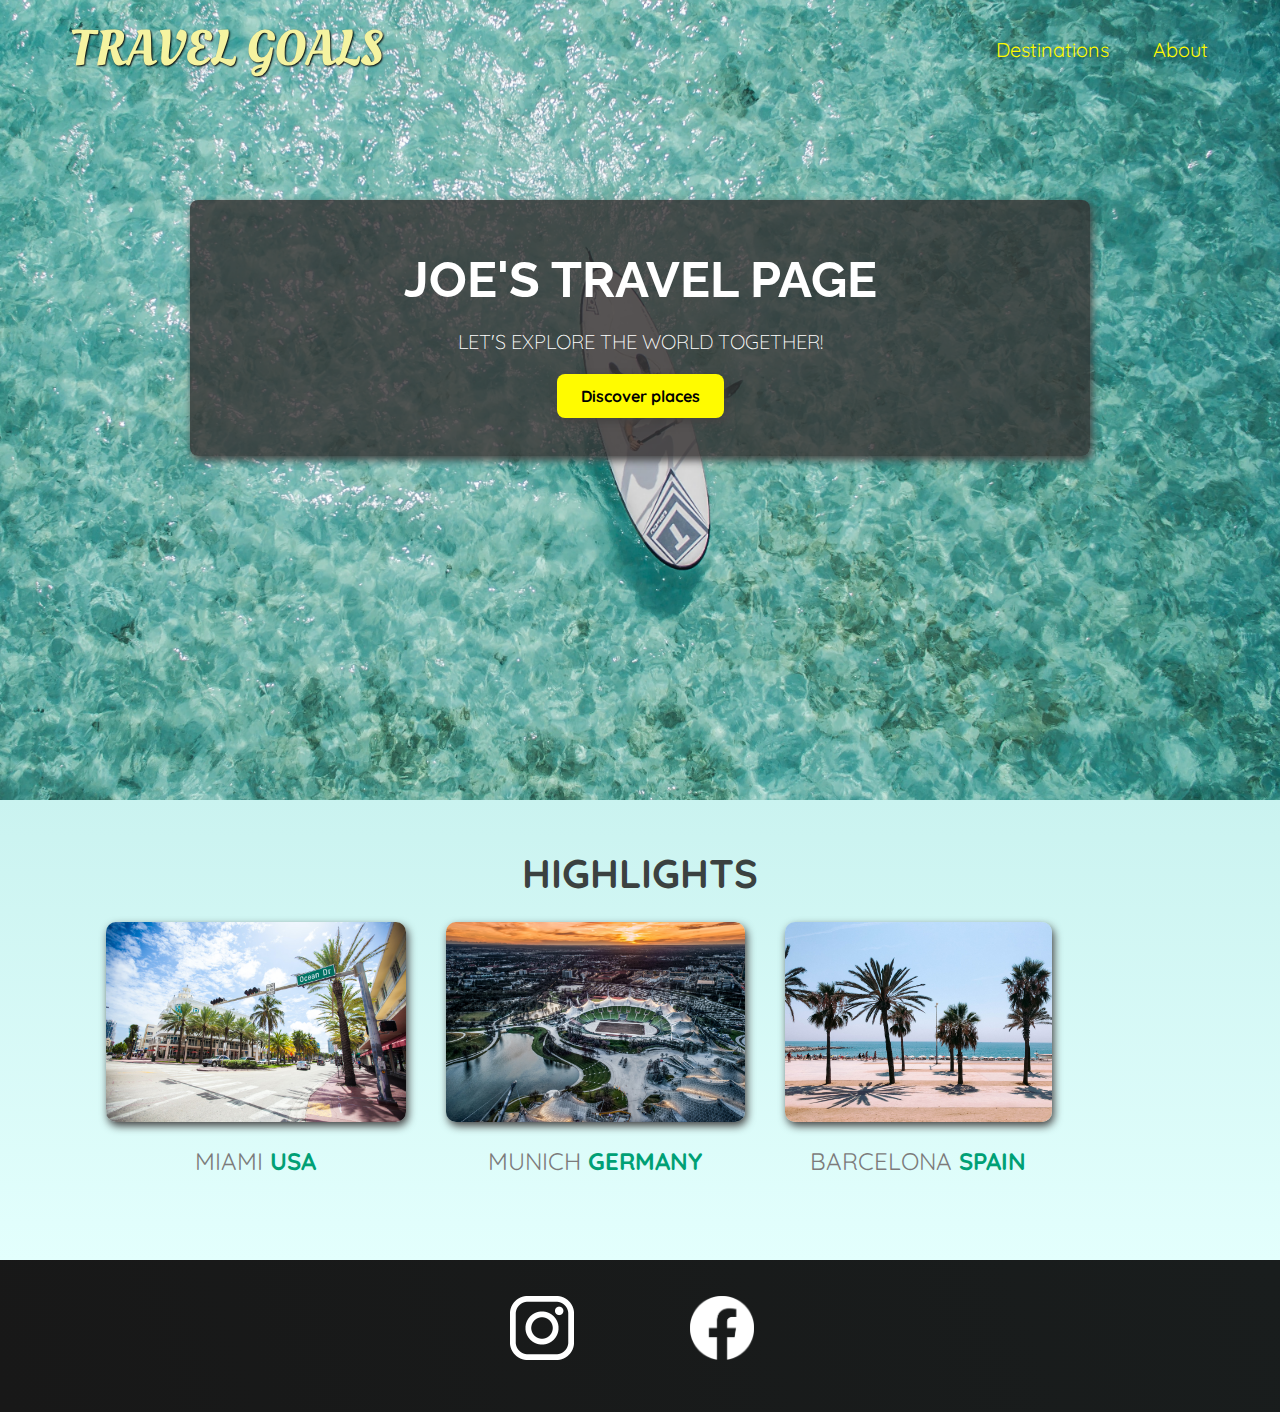
<file: index.html>
<!DOCTYPE html>
<html lang="en">
  <head>
    <meta charset="UTF-8" />
    <meta http-equiv="X-UA-Compatible" content="IE=edge" />
    <meta name="viewport" content="width=device-width, initial-scale=1.0" />
    <link
      href="https://fonts.googleapis.com/css2?family=Raleway:wght@700&family=Oleo+Script:wght@700&family=Quicksand:wght@300;500&display=swap"
      rel="stylesheet"
    />
    <link rel="stylesheet" href="css/shared.css" />
    <link rel="stylesheet" href="css/style.css" />
    <title>Travel Goals</title>
  </head>
  <body>
    <!-- Header -->
    <header>
      <div id="page-logo">
        <a href="index.html">Travel Goals</a>
      </div>
      <nav>
        <ul>
          <li><a href="places.html">Destinations</a></li>
          <li><a href="#">About</a></li>
        </ul>
      </nav>
    </header>
    <!-- /Header -->

    <!-- Main -->
    <main>
      <section id="hero">
        <div class="hero-content">
          <h1>Joe's Travel Page</h1>
          <p>Let's explore the world together!</p>
          <a href="places.html">Discover places</a>
        </div>
      </section>
      <section id="highlights">
        <h2>Highlights</h2>
        <ul id="destinations">
          <li class="destination">
            <img src="images/places/miami.jpg" alt="Miami" />
            <p>Miami <strong>USA</strong></p>
          </li>
          <li class="destination">
            <img src="images/places/munich.jpg" alt="Munich" />
            <p>Munich <strong>Germany</strong></p>
          </li>
          <li class="destination">
            <img src="images/places/barcelona.jpg" alt="Barcelona" />
            <p>Barcelona <strong>Spain</strong></p>
          </li>
        </ul>
      </section>
    </main>
    <!-- /Main -->

    <!-- Footer -->
    <footer>
      <ul>
        <li>
          <a href="https://instagram.com"
            ><img src="images/icons/insta.png" alt="Instagram"
          /></a>
        </li>
        <li>
          <a href="https://facebook.com">
            <img src="images/icons/facebook.png" alt="Facebook" />
          </a>
        </li>
      </ul>
    </footer>
    <!-- /Footer -->
  </body>
</html>
</file>
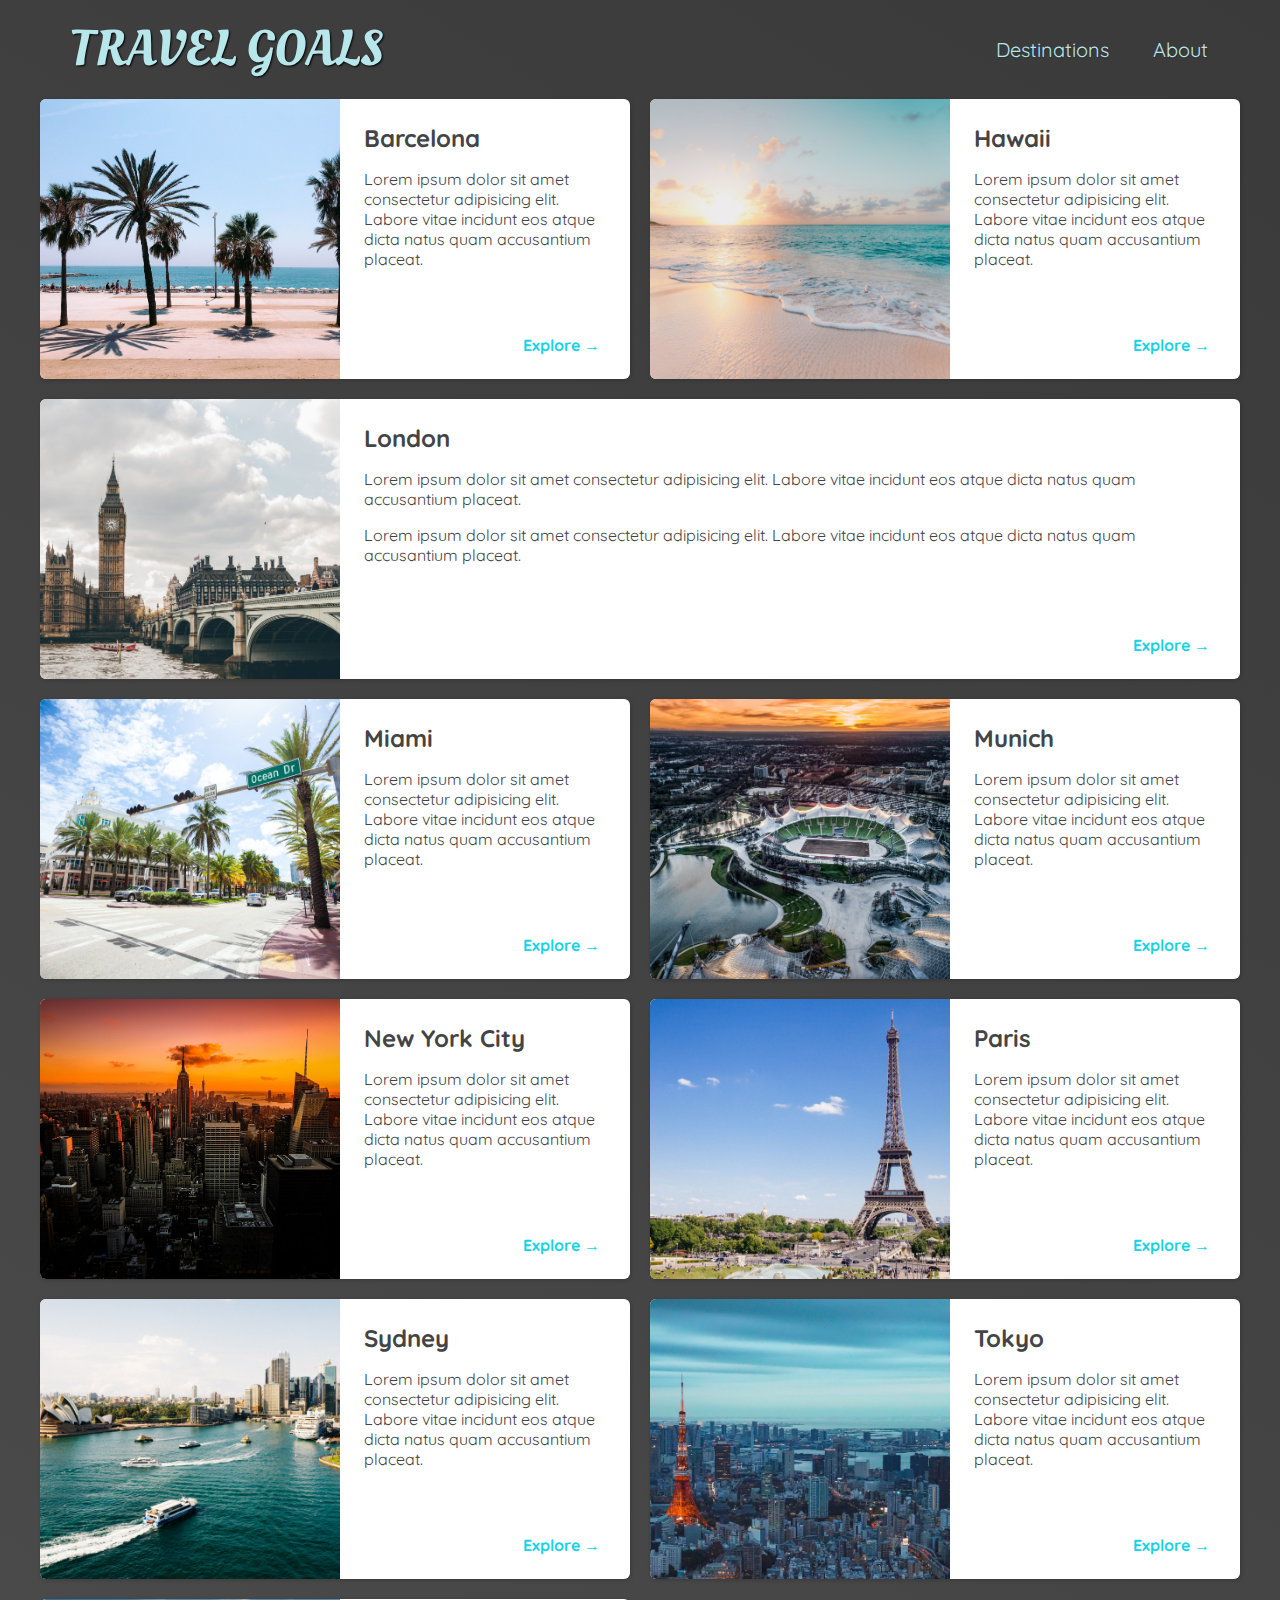
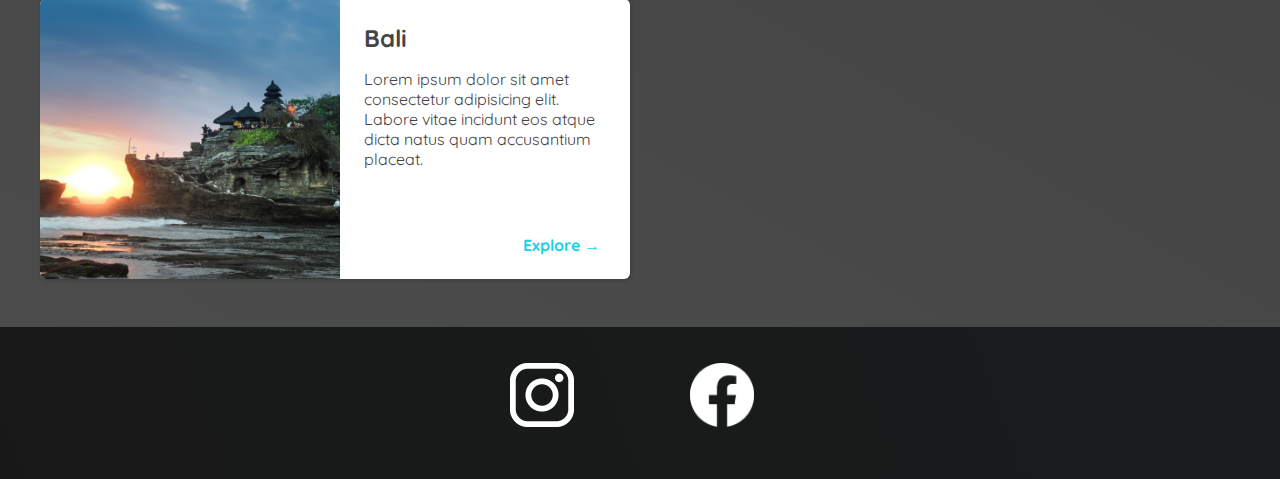
<file: places.html>
<!DOCTYPE html>
<html lang="en">
  <head>
    <meta charset="UTF-8" />
    <meta http-equiv="X-UA-Compatible" content="IE=edge" />
    <meta name="viewport" content="width=device-width, initial-scale=1.0" />
    <link
      href="https://fonts.googleapis.com/css2?family=Raleway:wght@700&family=Oleo+Script:wght@700&family=Quicksand:wght@300;500&display=swap"
      rel="stylesheet"
    />
    <link rel="stylesheet" href="css/shared.css" />
    <link rel="stylesheet" href="css/places.css" />
    <title>Travel Goals</title>
  </head>
  <body>
    <!-- Header -->
    <header>
      <div id="page-logo">
        <a href="index.html">Travel Goals</a>
      </div>
      <nav>
        <ul>
          <li><a href="places.html">Destinations</a></li>
          <li><a href="#">About</a></li>
        </ul>
      </nav>
    </header>
    <!-- /Header -->

    <!-- Main -->
    <main>
      <ul>
        <li>
          <img src="images/places/barcelona.jpg" alt="City of Barcelona" />
          <div class="item-content">
            <div>
              <h2>Barcelona</h2>
              <p>
                Lorem ipsum dolor sit amet consectetur adipisicing elit. Labore
                vitae incidunt eos atque dicta natus quam accusantium placeat.
              </p>
            </div>
            <div class="actions">
              <a href="https://en.wikipedia.org/wiki/Barcelona">Explore &#x2192</a>
            </div>
          </div>
        </li>
        <li>
          <img src="images/places/hawaii.jpg" alt="Hawaii beach" />
          <div class="item-content">
            <div>
              <h2>Hawaii</h2>
              <p>
                Lorem ipsum dolor sit amet consectetur adipisicing elit. Labore
                vitae incidunt eos atque dicta natus quam accusantium placeat.
              </p>
            </div>
            <div class="actions">
              <a href="https://en.wikipedia.org/wiki/Hawaii">Explore &#x2192</a>
            </div>
          </div>
        </li>
        <li>
          <img src="images/places/london.jpg" alt="London city" />
          <div class="item-content">
            <div>
              <h2>London</h2>
              <p>
                Lorem ipsum dolor sit amet consectetur adipisicing elit. Labore
                vitae incidunt eos atque dicta natus quam accusantium placeat.
              </p>
              <p>
                Lorem ipsum dolor sit amet consectetur adipisicing elit. Labore
                vitae incidunt eos atque dicta natus quam accusantium placeat.
              </p>
            </div>
            <div class="actions">
              <a href="https://en.wikipedia.org/wiki/London">Explore &#x2192</a>
            </div>
          </div>
        </li>
        <li>
          <img src="images/places/miami.jpg" alt="Miami streets" />
          <div class="item-content">
            <div>
              <h2>Miami</h2>
              <p>
                Lorem ipsum dolor sit amet consectetur adipisicing elit. Labore
                vitae incidunt eos atque dicta natus quam accusantium placeat.
              </p>
            </div>
            <div class="actions">
              <a href="https://en.wikipedia.org/wiki/Miami">Explore &#x2192</a>
            </div>
          </div>
        </li>
        <li>
          <img src="images/places/munich.jpg" alt="Munich football stadium" />
          <div class="item-content">
            <div>
              <h2>Munich</h2>
              <p>
                Lorem ipsum dolor sit amet consectetur adipisicing elit. Labore
                vitae incidunt eos atque dicta natus quam accusantium placeat.
              </p>
            </div>
            <div class="actions">
              <a href="https://en.wikipedia.org/wiki/Munich">Explore &#x2192</a>
            </div>
          </div>
        </li>
        <li>
          <img
            src="images/places/new-york-city.jpg"
            alt="New York City skyline"
          />
          <div class="item-content">
            <div>
              <h2>New York City</h2>
              <p>
                Lorem ipsum dolor sit amet consectetur adipisicing elit. Labore
                vitae incidunt eos atque dicta natus quam accusantium placeat.
              </p>
            </div>
            <div class="actions">
              <a href="https://en.wikipedia.org/wiki/New_York_City">Explore &#x2192</a>
            </div>
          </div>
        </li>
        <li>
          <img src="images/places/paris.jpg" alt="Paris city" />
          <div class="item-content">
            <div>
              <h2>Paris</h2>
              <p>
                Lorem ipsum dolor sit amet consectetur adipisicing elit. Labore
                vitae incidunt eos atque dicta natus quam accusantium placeat.
              </p>
            </div>
            <div class="actions">
              <a href="https://en.wikipedia.org/wiki/Paris">Explore &#x2192</a>
            </div>
          </div>
        </li>
        <li>
          <img src="images/places/sydney.jpg" alt="Sydney beach" />
          <div class="item-content">
            <div>
              <h2>Sydney</h2>
              <p>
                Lorem ipsum dolor sit amet consectetur adipisicing elit. Labore
                vitae incidunt eos atque dicta natus quam accusantium placeat.
              </p>
            </div>
            <div class="actions">
              <a href="https://en.wikipedia.org/wiki/Sydney">Explore &#x2192</a>
            </div>
          </div>
        </li>
        <li>
          <img src="images/places/tokyo.jpg" alt="Tokyo skyline" />
          <div class="item-content">
            <div>
              <h2>Tokyo</h2>
              <p>
                Lorem ipsum dolor sit amet consectetur adipisicing elit. Labore
                vitae incidunt eos atque dicta natus quam accusantium placeat.
              </p>
            </div>
            <div class="actions">
              <a href="https://en.wikipedia.org/wiki/Tokyo">Explore &#x2192</a>
            </div>
          </div>
        </li>
        <li>
          <img src="images/places/bali.jpg" alt="Bali beach" />
          <div class="item-content">
            <div>
              <h2>Bali</h2>
              <p>
                Lorem ipsum dolor sit amet consectetur adipisicing elit. Labore
                vitae incidunt eos atque dicta natus quam accusantium placeat.
              </p>
            </div>
            <div class="actions">
              <a href="https://en.wikipedia.org/wiki/Bali">Explore &#x2192</a>
            </div>
          </div>
        </li>
      </ul>
    </main>
    <!-- /Main -->

    <!-- Footer -->
    <footer>
      <ul>
        <li>
          <a href="https://instagram.com"
            ><img src="images/icons/insta.png" alt="Instagram"
          /></a>
        </li>
        <li>
          <a href="https://facebook.com">
            <img src="images/icons/facebook.png" alt="Facebook" />
          </a>
        </li>
      </ul>
    </footer>
    <!-- /Footer -->
  </body>
</html>
</file>
<file: css/shared.css>
body {
  font-family: 'Quicksand', sans-serif;
  margin: 0;
}

ul {
  list-style: none;
  margin: 0;
  padding: 0;
}

header {
  display: flex;
  justify-content: space-between;
  align-items: center;
  padding: 15px 60px;
  position: absolute;
  top: 0;
  left: 0;
  width: 100%;
  box-sizing: border-box;
}

#page-logo a {
  padding: 10px;
  font-family: 'Oleo Script', sans-serif;
  color: rgb(245, 243, 160);
  font-size: 50px;
  text-decoration: none;
  text-transform: uppercase;
  text-shadow: 1px 1px 2px rgb(0, 0, 0);
}

header ul {
  display: flex;
}

header ul li {
  margin-left: 20px;
}

header a {
  color: rgba(255, 251, 0);
  text-decoration: none;
  font-size: 20px;
  padding: 12px;
  text-shadow: 1px 1px 2px rgba(0, 0, 0, 0.2);
  border-radius: 6px;
}

header nav a:hover {
  color: rgb(77, 77, 77);
  background-color: rgba(255, 251, 0);
}

footer {
  background: linear-gradient(70deg, rgb(24, 24, 24), rgb(25, 29, 29));
  padding: 36px 0;
}

footer ul {
  display: flex;
  justify-content: center;
}

footer li {
  width: 80px;
  height: 80px;
  margin: 0 50px;
}

footer img {
  width: 80%;
  height: 80%;
}
</file>
<file: css/style.css>
#hero {
  height: 800px;
  background: url('../images/places/ocean.jpg') no-repeat center center/cover;
}

.hero-content {
  width: 900px;
  background-color: rgba(51, 47, 47, 0.8);
  box-shadow: 2px 4px 8px rgb(68, 67, 67);
  border-radius: 8px;
  text-align: center;
  padding: 50px 0;
  margin: 0 auto;
  position: relative;
  top: 200px;
}

.hero-content h1 {
  color: #fff;
  font-size: 50px;
  text-transform: uppercase;
  font-family: 'Raleway', sans-serif;
  margin: 0;
}

.hero-content p {
  color: #fff;
  font-size: 20px;
  font-weight: 300;
  text-transform: uppercase;
  margin-bottom: 32px;
}

.hero-content a {
  text-decoration: none;
  background-color: rgb(255, 251, 0);
  padding: 12px 24px;
  color: #000;
  font-size: 16px;
  font-weight: bold;
  border-radius: 8px;
  box-shadow: 2px 4px 8px rgb(68, 67, 67);
}

.hero-content a:hover {
  background-color: rgb(255, 218, 0);
}

#highlights {
  padding: 24px;
  background: linear-gradient(0deg, rgb(227, 255, 253), rgb(202, 243, 240));
}

#highlights h2 {
  text-align: center;
  text-transform: uppercase;
  font-size: 40px;
  color: rgb(59, 65, 64);
  margin: 24px 0;
}

#destinations {
  display: flex;
  width: 90%;
  margin: auto;
  margin-bottom: 40px;
}

.destination {
  margin: 0 20px;
}

.destination img {
  height: 200px;
  width: 100%;
  box-shadow: 2px 4px 8px rgb(68, 67, 67);
  border-radius: 10px;
  object-fit: cover;
}

.destination p {
  text-align: center;
  text-transform: uppercase;
  font-size: 24px;
  color: rgba(124, 123, 123);
  margin: 20px 0;
}

.destination strong {
  color: rgb(0, 160, 117);
}
</file>
<file: css/places.css>
body {
  background: linear-gradient(30deg, rgb(77, 77, 77), rgb(58, 58, 58));
  color: rgb(68, 68, 68);
}

#page-logo a {
  color: rgb(183, 230, 235);
}

header {
  position: static;
}

header a {
  color: rgb(183, 230, 235);
}

header nav a:hover {
  background-color: rgb(183, 230, 235);
  color: rgb(58, 58, 58);
}

main ul {
  width: 1200px;
  margin: 0 auto 48px auto;
  display: grid;
  grid-template-columns: 1fr 1fr;
  gap: 20px 20px;
}

main li {
  display: flex;
  background-color: #fff;
  box-shadow: 1px 1px 4px rgba(0, 0, 0, 0.2);
  border-radius: 6px;
  overflow: hidden;
}

main li:nth-of-type(3) {
  grid-column: 1 / 3;
}

main li img {
  width: 300px;
  height: 280px;
  object-fit: cover;
}

.item-content {
  padding: 24px;
  display: flex;
  flex-direction: column;
  justify-content: space-between;
}

.item-content h2 {
  margin: 0;
}

.actions {
  text-align: right;
}

.actions a {
  padding: 6px;
  text-decoration: none;
  color: rgb(22, 211, 228);
  font-weight: bold;
  border-radius: 5px;
}

.actions a:hover {
  background-color: rgb(235, 253, 255);
}
</file>
